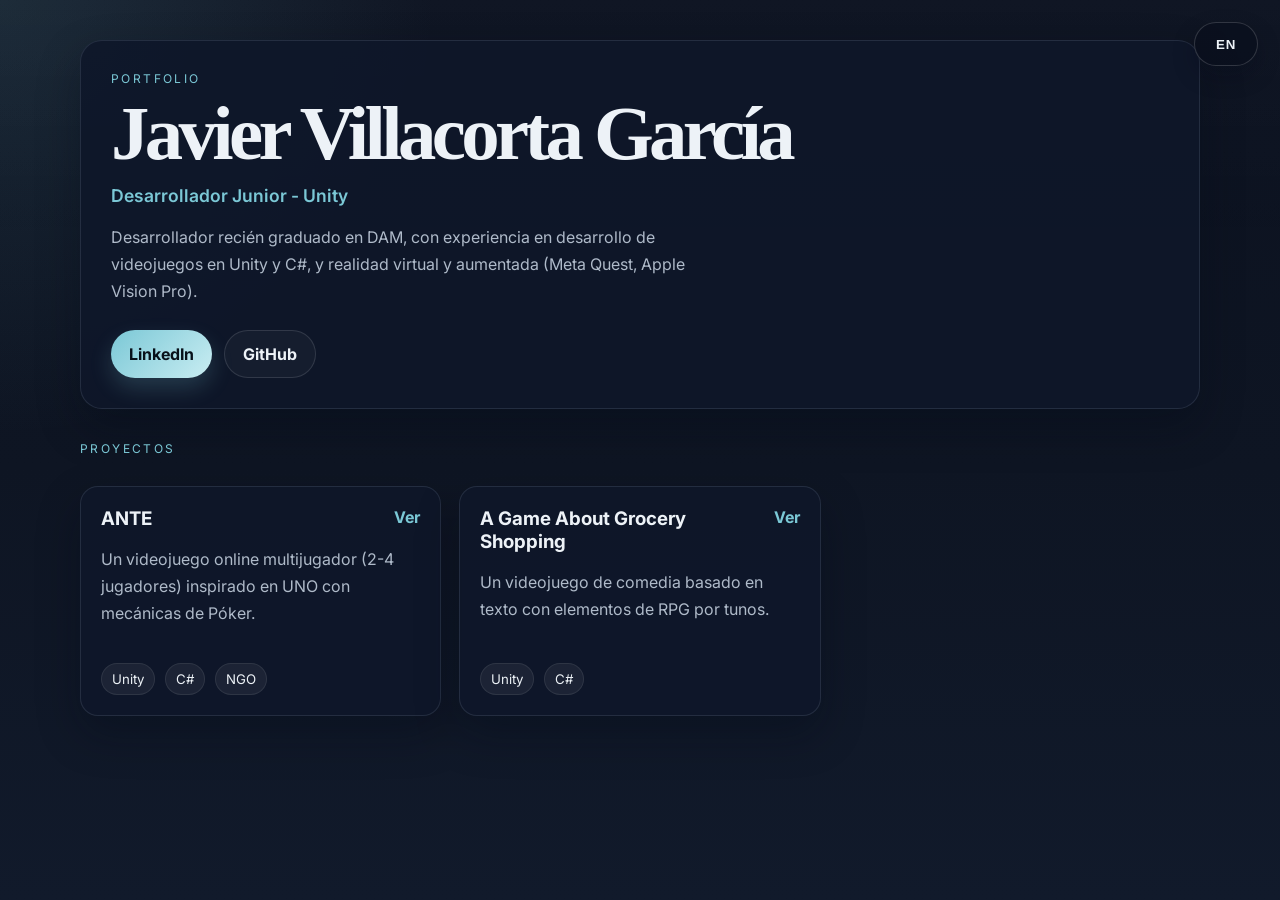
<file: index.html>
<!DOCTYPE html>
<html lang="es">
  <head>
    <meta charset="UTF-8" />
    <meta name="viewport" content="width=device-width, initial-scale=1.0" />
    <title>Javier Villacorta García | Portfolio</title>
    <meta
      name="description"
      content="Portfolio personal de Javier Villacorta García, con información de contacto y proyectos destacados."
    />
    <link rel="preconnect" href="https://fonts.googleapis.com" />
    <link rel="preconnect" href="https://fonts.gstatic.com" crossorigin />
    <link
      href="https://fonts.googleapis.com/css2?family=Inter:wght@400;500;600;700;800&family=Fraunces:opsz,wght@9..144,600;9..144,700&display=swap"
      rel="stylesheet"
    />
    <link rel="stylesheet" href="public/styles.css" />
  </head>
  <body>
    <button class="floating-language" id="language-toggle" type="button" aria-label="Switch to English">EN</button>

    <div class="page-shell">
      <main class="page">
        <section class="hero">
          <div class="hero-copy">
            <p class="eyebrow" id="i18n-main-eyebrow">Portfolio</p>
            <h1>Javier Villacorta García</h1>
            <p class="title" id="i18n-main-title">Desarrollador Junior - Unity</p>
            <p class="summary" id="i18n-main-summary">
              Desarrollador recién graduado en DAM, con experiencia en desarrollo de videojuegos en Unity y C#, y realidad virtual y aumentada (Meta Quest, Apple Vision Pro).
            </p>
            <div class="contact-row">
              <a class="button primary" href="https://www.linkedin.com/in/javier-villacorta/" target="_blank" rel="noreferrer">LinkedIn</a>
              <a class="button secondary" href="https://github.com/getajobgoatboy" target="_blank" rel="noreferrer">GitHub</a>
            </div>
          </div>
        </section>

        <section class="projects-section">
          <div class="section-heading">
            <p class="eyebrow" id="i18n-projects-eyebrow">Proyectos</p>
          </div>

          <div class="projects-grid">
            <article class="project-card">
              <div class="project-top">
                <h3>ANTE</h3>
                <a href="proyectos/ante/" id="i18n-project-1-link">Ver</a>
              </div>
              <p id="i18n-project-1-desc">Un videojuego online multijugador (2-4 jugadores) inspirado en UNO con mecánicas de Póker.</p>
              <div class="tags">
                <span>Unity</span>
                <span>C#</span>
                <span>NGO</span>
              </div>
            </article>

            <article class="project-card">
              <div class="project-top">
                <h3>A Game About Grocery Shopping</h3>
                <a href="proyectos/agags/" id="i18n-project-2-link">Ver</a>
              </div>
              <p id="i18n-project-2-desc">Un videojuego de comedia basado en texto con elementos de RPG por tunos.</p>
              <div class="tags">
                <span>Unity</span>
                <span>C#</span>
              </div>
            </article>
          </div>
        </section>
      </main>
    </div>

    <script>
      (function () {
        const LANGUAGE_KEY = 'portfolio-language';
        const toggle = document.getElementById('language-toggle');
        const metaDescription = document.querySelector('meta[name="description"]');
        const projectLinks = [
          document.getElementById('i18n-project-1-link'),
          document.getElementById('i18n-project-2-link')
        ];
        const projectDescriptions = [
          document.getElementById('i18n-project-1-desc'),
          document.getElementById('i18n-project-2-desc')
        ];

        const esSnapshot = {
          mainEyebrow: document.getElementById('i18n-main-eyebrow').textContent,
          mainTitle: document.getElementById('i18n-main-title').textContent,
          mainSummary: document.getElementById('i18n-main-summary').textContent,
          projectsEyebrow: document.getElementById('i18n-projects-eyebrow').textContent,
          projectLink: projectLinks[0].textContent,
          projectDescriptions: projectDescriptions.map((node) => node.textContent),
          metaDescription: metaDescription ? metaDescription.getAttribute('content') : ''
        };

        let currentLanguage = 'es';

        const translations = {
          es: esSnapshot,
          en: {
            mainEyebrow: 'Portfolio',
            mainTitle: 'Junior Developer - Unity',
            mainSummary:
              'Developer recently graduated in DAM, with experience in Unity and C# game development, plus virtual and augmented reality (Meta Quest, Apple Vision Pro).',
            projectsEyebrow: 'Projects',
            projectLink: 'View',
            projectDescriptions: [
              'An online multiplayer videogame (2-4 players) inspired by UNO with Poker mechanics.',
              'A text-based comedy videogame with turn-based RPG elements.'
            ],
            metaDescription:
              'Personal portfolio of Javier Villacorta Garcia, with contact information and featured projects.'
          }
        };

        function setLanguage(language) {
          const copy = translations[language];
          document.documentElement.lang = language;
          document.getElementById('i18n-main-eyebrow').textContent = copy.mainEyebrow;
          document.getElementById('i18n-main-title').textContent = copy.mainTitle;
          document.getElementById('i18n-main-summary').textContent = copy.mainSummary;
          document.getElementById('i18n-projects-eyebrow').textContent = copy.projectsEyebrow;

          projectLinks.forEach((link) => {
            link.textContent = copy.projectLink;
          });

          projectDescriptions.forEach((description, index) => {
            if (copy.projectDescriptions[index]) {
              description.textContent = copy.projectDescriptions[index];
            }
          });

          if (metaDescription) {
            metaDescription.setAttribute('content', copy.metaDescription);
          }

          toggle.textContent = language === 'en' ? 'ES' : 'EN';
          toggle.setAttribute('aria-label', language === 'en' ? 'Cambiar a español' : 'Switch to English');
          currentLanguage = language;

          try {
            localStorage.setItem(LANGUAGE_KEY, language);
          } catch (error) {
            // Ignore storage issues.
          }
        }

        toggle.addEventListener('click', function () {
          setLanguage(currentLanguage === 'es' ? 'en' : 'es');
        });

        try {
          const savedLanguage = localStorage.getItem(LANGUAGE_KEY);
          if (savedLanguage === 'en') {
            setLanguage('en');
          }
        } catch (error) {
          // Ignore storage issues.
        }
      })();
    </script>
  </body>
</html>
</file>
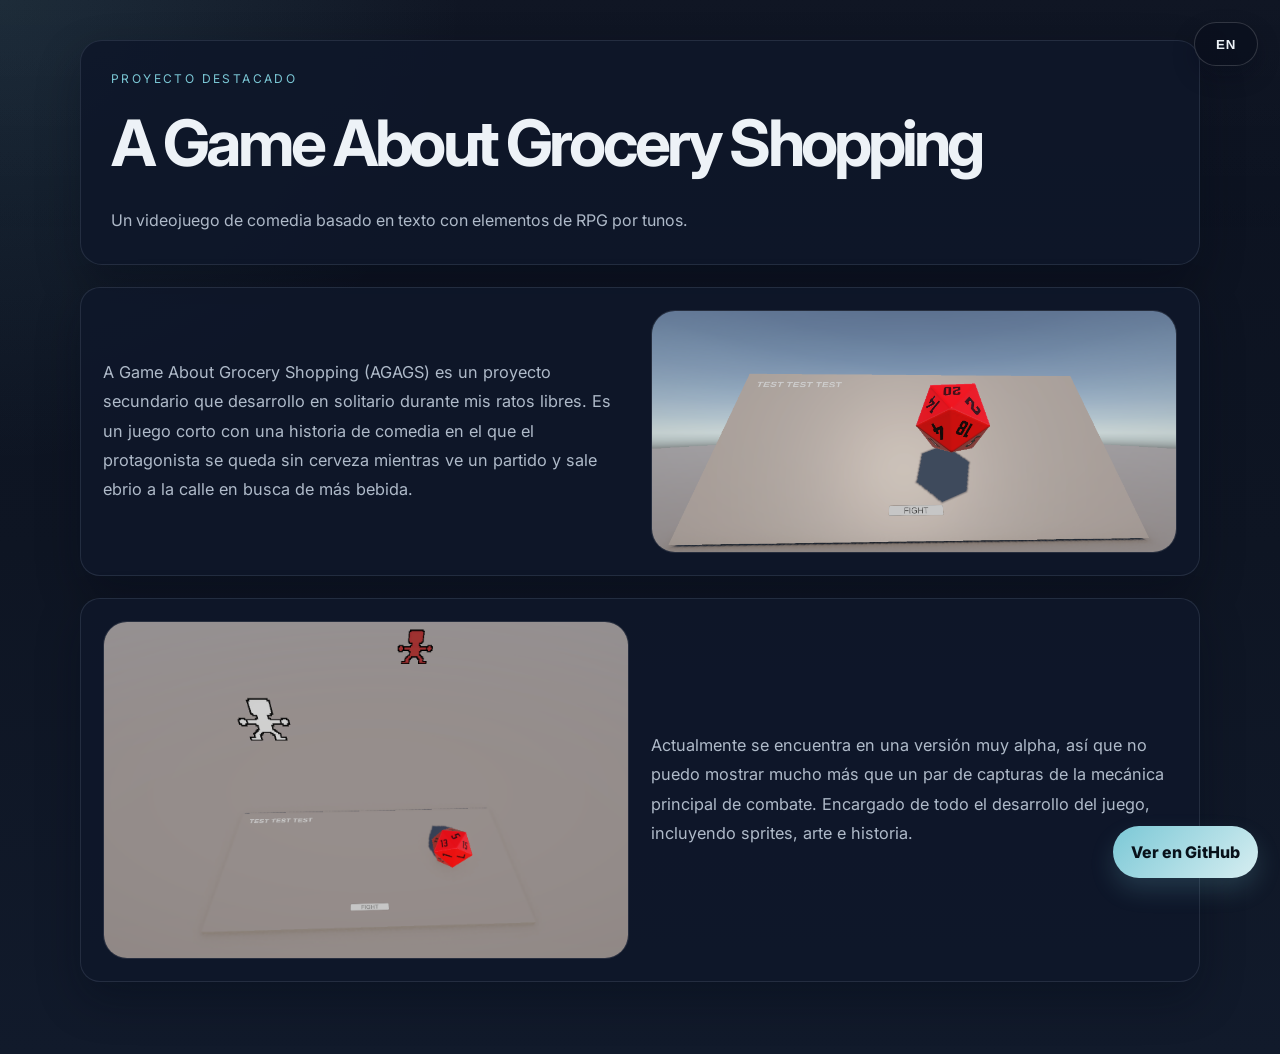
<file: proyectos/agags/index.html>
<!DOCTYPE html>
<html lang="es">
  <head>
    <meta charset="UTF-8" />
    <meta name="viewport" content="width=device-width, initial-scale=1.0" />
    <title>A Game About Grocery Shopping | Javier Villacorta García</title>
    <meta
      name="description"
      content="Proyecto A Game About Grocery Shopping del portfolio de Javier Villacorta García."
    />
    <link rel="preconnect" href="https://fonts.googleapis.com" />
    <link rel="preconnect" href="https://fonts.gstatic.com" crossorigin />
    <link
      href="https://fonts.googleapis.com/css2?family=Inter:wght@400;500;600;700;800&family=Fraunces:opsz,wght@9..144,600;9..144,700&display=swap"
      rel="stylesheet"
    />
    <link rel="stylesheet" href="../../public/styles.css" />
  </head>
  <body>
    <button class="floating-language" id="language-toggle" type="button" aria-label="Switch to English">EN</button>
    <a class="floating-github" href="https://github.com/getajobgoatboy" target="_blank" rel="noreferrer">Ver en GitHub</a>

    <div class="page-shell">
      <main class="page project-page">
        <section class="project-hero">
          <p class="eyebrow" id="i18n-project-eyebrow">Proyecto destacado</p>
          <h1>A Game About Grocery Shopping</h1>
          <p class="summary" id="i18n-project-summary">Un videojuego de comedia basado en texto con elementos de RPG por tunos.</p>
        </section>

        <section class="project-split">
          <div class="project-split-copy">
            <p id="i18n-project-text-1">
              A Game About Grocery Shopping (AGAGS) es un proyecto secundario que desarrollo en solitario durante mis ratos libres. Es un juego corto con una historia de comedia en el que el protagonista se queda sin cerveza mientras ve un partido y sale ebrio a la calle en busca de más bebida.
            </p>
          </div>
          <div class="project-split-image">
            <img src="../../public/images/agags-1.png" alt="Escena previa al combate de AGAGS" />
          </div>
        </section>

        <section class="project-split reverse">
          <div class="project-split-copy">
            <p id="i18n-project-text-2">
              Actualmente se encuentra en una versión muy alpha, así que no puedo mostrar mucho más que un par de capturas de la mecánica principal de combate. Encargado de todo el desarrollo del juego, incluyendo sprites, arte e historia.
            </p>
          </div>
          <div class="project-split-image">
            <img src="../../public/images/agags-2.png" alt="Escena de combate de AGAGS" />
          </div>
        </section>
      </main>
    </div>

    <script>
      (function () {
        const LANGUAGE_KEY = 'portfolio-language';
        const toggle = document.getElementById('language-toggle');
        const githubButton = document.querySelector('.floating-github');
        const metaDescription = document.querySelector('meta[name="description"]');
        const esSnapshot = {
          github: githubButton.textContent,
          projectEyebrow: document.getElementById('i18n-project-eyebrow').textContent,
          projectSummary: document.getElementById('i18n-project-summary').textContent,
          projectText1: document.getElementById('i18n-project-text-1').textContent.trim(),
          projectText2: document.getElementById('i18n-project-text-2').textContent.trim(),
          metaDescription: metaDescription ? metaDescription.getAttribute('content') : ''
        };
        let currentLanguage = 'es';

        const translations = {
          es: esSnapshot,
          en: {
            github: 'View on GitHub',
            projectEyebrow: 'Featured project',
            projectSummary:
              'A text-based comedy videogame with turn-based RPG elements.',
            projectText1:
              'A Game About Grocery Shopping (AGAGS) is a side project I am developing on my own during my free time. It is a short comedy story where the protagonist runs out of beer while watching a match and goes out drunk to find more.',
            projectText2:
              'It is currently in a very early alpha version, so I can only show a couple of screenshots of the main combat mechanic. I am responsible for the whole game development, including sprites, art, and story.',
            metaDescription:
              'A Game About Grocery Shopping project from Javier Villacorta Garcia portfolio.'
          }
        };

        function setLanguage(language) {
          const copy = translations[language];
          document.documentElement.lang = language;
          githubButton.textContent = copy.github;
          document.getElementById('i18n-project-eyebrow').textContent = copy.projectEyebrow;
          document.getElementById('i18n-project-summary').textContent = copy.projectSummary;
          document.getElementById('i18n-project-text-1').textContent = copy.projectText1;
          document.getElementById('i18n-project-text-2').textContent = copy.projectText2;
          if (metaDescription) {
            metaDescription.setAttribute('content', copy.metaDescription);
          }

          toggle.textContent = language === 'en' ? 'ES' : 'EN';
          toggle.setAttribute('aria-label', language === 'en' ? 'Cambiar a español' : 'Switch to English');
          currentLanguage = language;

          try {
            localStorage.setItem(LANGUAGE_KEY, language);
          } catch (error) {
            // Ignore storage issues.
          }
        }

        toggle.addEventListener('click', function () {
          setLanguage(currentLanguage === 'es' ? 'en' : 'es');
        });

        try {
          const savedLanguage = localStorage.getItem(LANGUAGE_KEY);
          if (savedLanguage === 'en') {
            setLanguage('en');
          }
        } catch (error) {
          // Ignore storage issues.
        }
      })();
    </script>
  </body>
</html>
</file>
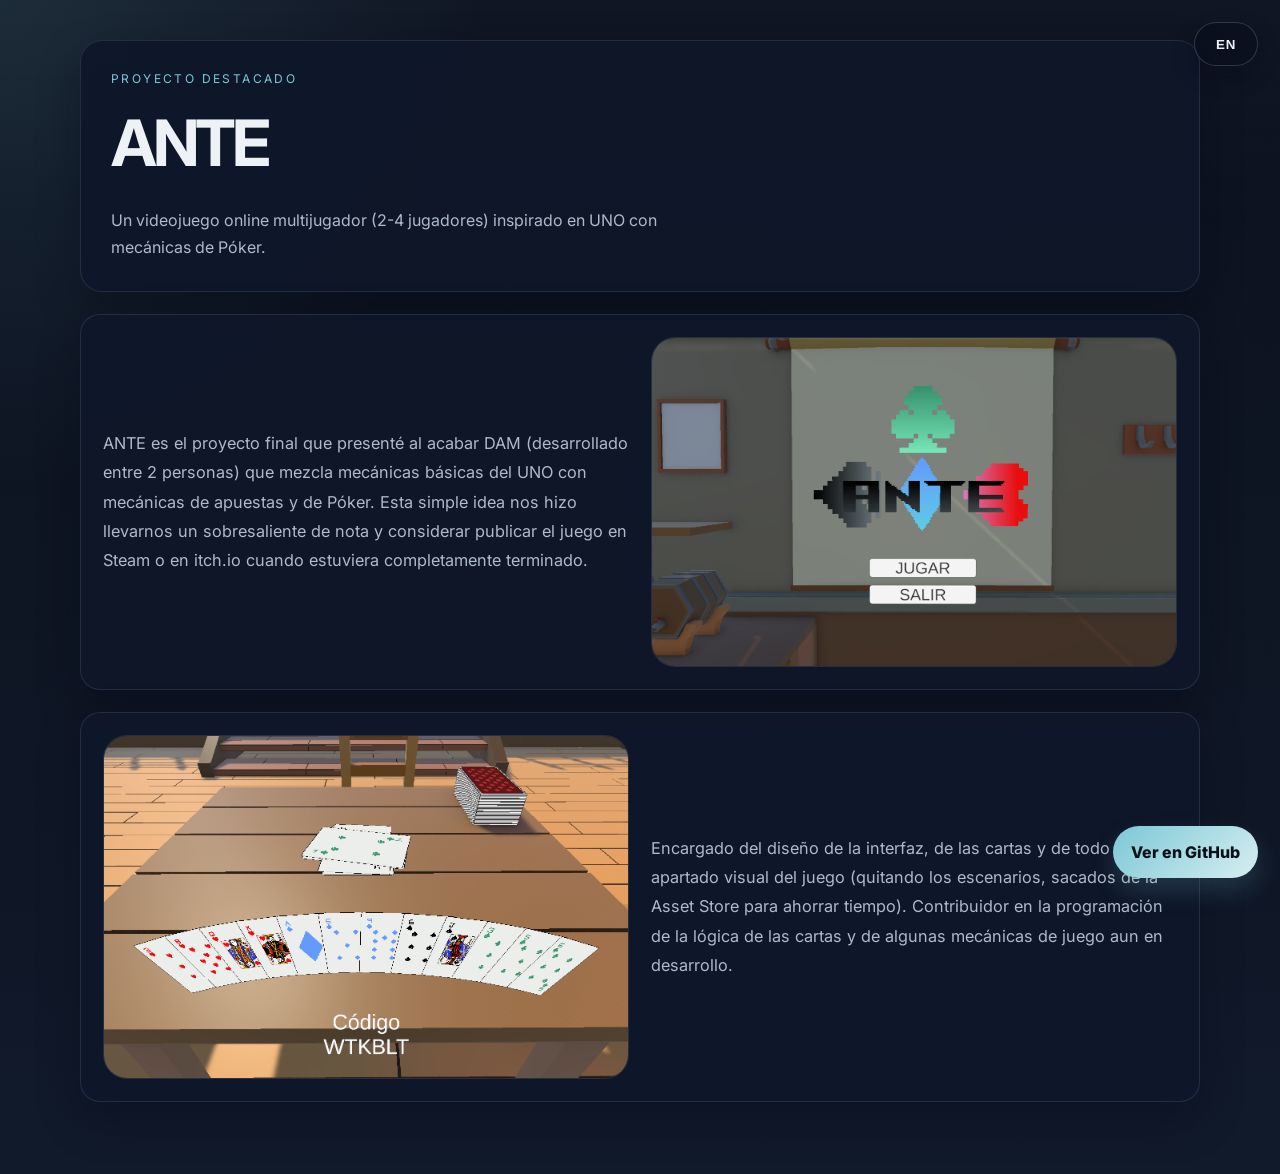
<file: proyectos/ante/index.html>
<!DOCTYPE html>
<html lang="es">
  <head>
    <meta charset="UTF-8" />
    <meta name="viewport" content="width=device-width, initial-scale=1.0" />
    <title>ANTE | Javier Villacorta García</title>
    <meta
      name="description"
      content="Proyecto ANTE del portfolio de Javier Villacorta García."
    />
    <link rel="preconnect" href="https://fonts.googleapis.com" />
    <link rel="preconnect" href="https://fonts.gstatic.com" crossorigin />
    <link
      href="https://fonts.googleapis.com/css2?family=Inter:wght@400;500;600;700;800&family=Fraunces:opsz,wght@9..144,600;9..144,700&display=swap"
      rel="stylesheet"
    />
    <link rel="stylesheet" href="../../public/styles.css" />
  </head>
  <body>
    <button class="floating-language" id="language-toggle" type="button" aria-label="Switch to English">EN</button>
    <a class="floating-github" href="https://github.com/getajobgoatboy/ANTE" target="_blank" rel="noreferrer">Ver en GitHub</a>

    <div class="page-shell">
      <main class="page project-page">
        <section class="project-hero">
          <p class="eyebrow" id="i18n-project-eyebrow">Proyecto destacado</p>
          <h1>ANTE</h1>
          <p class="summary" id="i18n-project-summary">Un videojuego online multijugador (2-4 jugadores) inspirado en UNO con mecánicas de Póker.</p>
        </section>

        <section class="project-split">
          <div class="project-split-copy">
            <p id="i18n-project-text-1">
              ANTE es el proyecto final que presenté al acabar DAM (desarrollado entre 2 personas) que mezcla mecánicas básicas del UNO con mecánicas de apuestas y de Póker. Esta simple idea nos hizo llevarnos un sobresaliente de nota y considerar publicar el juego en Steam o en itch.io cuando estuviera completamente terminado.
            </p>
          </div>
          <div class="project-split-image">
            <img src="../../public/images/ante-1.png" alt="Pantalla inicio de ANTE" />
          </div>
        </section>

        <section class="project-split reverse">
          <div class="project-split-copy">
            <p id="i18n-project-text-2">
              Encargado del diseño de la interfaz, de las cartas y de todo el apartado visual del juego (quitando los escenarios, sacados de la Asset Store para ahorrar tiempo). Contribuidor en la programación de la lógica de las cartas y de algunas mecánicas de juego aun en desarrollo.
            </p>
          </div>
          <div class="project-split-image">
            <img src="../../public/images/ante-2.png" alt="Gameplay de ANTE" />
          </div>
        </section>
      </main>
    </div>

    <script>
      (function () {
        const LANGUAGE_KEY = 'portfolio-language';
        const toggle = document.getElementById('language-toggle');
        const githubButton = document.querySelector('.floating-github');
        const metaDescription = document.querySelector('meta[name="description"]');
        const esSnapshot = {
          github: githubButton.textContent,
          projectEyebrow: document.getElementById('i18n-project-eyebrow').textContent,
          projectSummary: document.getElementById('i18n-project-summary').textContent,
          projectText1: document.getElementById('i18n-project-text-1').textContent.trim(),
          projectText2: document.getElementById('i18n-project-text-2').textContent.trim(),
          metaDescription: metaDescription ? metaDescription.getAttribute('content') : ''
        };
        let currentLanguage = 'es';

        const translations = {
          es: esSnapshot,
          en: {
            github: 'View on GitHub',
            projectEyebrow: 'Featured project',
            projectSummary:
              'An online multiplayer videogame (2-4 players) inspired by UNO with Poker mechanics.',
            projectText1:
              'ANTE is the final project I presented at the end of DAM (developed by 2 people). It mixes classic UNO mechanics with betting and Poker systems. This simple concept helped us earn an outstanding grade and consider publishing the game on Steam or itch.io when it is fully finished.',
            projectText2:
              'I was responsible for interface design, cards, and the overall visual direction of the game (except environments, taken from the Asset Store to save time). I also contributed to the card logic programming and several gameplay mechanics still in development.',
            metaDescription:
              'ANTE project from Javier Villacorta Garcia portfolio.'
          }
        };

        function setLanguage(language) {
          const copy = translations[language];
          document.documentElement.lang = language;
          githubButton.textContent = copy.github;
          document.getElementById('i18n-project-eyebrow').textContent = copy.projectEyebrow;
          document.getElementById('i18n-project-summary').textContent = copy.projectSummary;
          document.getElementById('i18n-project-text-1').textContent = copy.projectText1;
          document.getElementById('i18n-project-text-2').textContent = copy.projectText2;
          if (metaDescription) {
            metaDescription.setAttribute('content', copy.metaDescription);
          }

          toggle.textContent = language === 'en' ? 'ES' : 'EN';
          toggle.setAttribute('aria-label', language === 'en' ? 'Cambiar a español' : 'Switch to English');
          currentLanguage = language;

          try {
            localStorage.setItem(LANGUAGE_KEY, language);
          } catch (error) {
            // Ignore storage issues.
          }
        }

        toggle.addEventListener('click', function () {
          setLanguage(currentLanguage === 'es' ? 'en' : 'es');
        });

        try {
          const savedLanguage = localStorage.getItem(LANGUAGE_KEY);
          if (savedLanguage === 'en') {
            setLanguage('en');
          }
        } catch (error) {
          // Ignore storage issues.
        }
      })();
    </script>
  </body>
</html>
</file>
<file: public/styles.css>
:root {
  color-scheme: dark;
  --bg: #0e1523;
  --bg-soft: rgba(255, 255, 255, 0.04);
  --surface: rgba(15, 23, 42, 0.92);
  --surface-border: rgba(148, 163, 184, 0.16);
  --text: #edf2f7;
  --muted: #afbac9;
  --accent: #7bc8d6;
  --accent-strong: #9edfe9;
  --accent-ink: #08111a;
  --shadow: 0 18px 44px rgba(2, 8, 23, 0.32);
}

* {
  box-sizing: border-box;
}

html {
  scroll-behavior: smooth;
}

body {
  margin: 0;
  min-height: 100vh;
  font-family: 'Inter', sans-serif;
  background:
    radial-gradient(circle at top left, rgba(123, 200, 214, 0.12), transparent 28%),
    linear-gradient(180deg, #0c1220 0%, #0e1523 52%, #111a2b 100%);
  color: var(--text);
}

body::before {
  content: '';
  position: fixed;
  inset: 0;
  pointer-events: none;
  background: linear-gradient(to bottom, rgba(255, 255, 255, 0.02), transparent 28%);
}

.page-shell {
  position: relative;
  width: min(1120px, calc(100% - 32px));
  margin: 0 auto;
  padding: 40px 0 72px;
}

.page {
  display: grid;
  gap: 32px;
}

.hero,
.project-card,
.hero-card {
  background: var(--surface);
  border: 1px solid var(--surface-border);
  box-shadow: var(--shadow);
}

.hero {
  display: grid;
  grid-template-columns: minmax(0, 1fr);
  gap: 24px;
  padding: 30px;
  border-radius: 22px;
}

.eyebrow {
  margin: 0 0 12px;
  text-transform: uppercase;
  letter-spacing: 0.2em;
  font-size: 0.75rem;
  color: var(--accent);
}

h1,
h2,
h3,
p {
  margin: 0;
}

.hero h1 {
  font-size: clamp(2.8rem, 6vw, 5.5rem);
  line-height: 0.95;
  letter-spacing: -0.06em;
  font-family: 'Georgia', 'Times New Roman', serif;
}

.title {
  margin-top: 14px;
  font-size: 1.1rem;
  color: var(--accent);
  font-weight: 600;
}

.summary {
  margin-top: 18px;
  max-width: 62ch;
  color: var(--muted);
  font-size: 1rem;
  line-height: 1.7;
}

.contact-row {
  display: flex;
  flex-wrap: wrap;
  gap: 12px;
  margin-top: 24px;
}

.button {
  display: inline-flex;
  align-items: center;
  justify-content: center;
  min-height: 48px;
  padding: 0 18px;
  border-radius: 999px;
  text-decoration: none;
  font-weight: 700;
  transition: transform 160ms ease, box-shadow 160ms ease, background-color 160ms ease;
}

.button:hover {
  transform: translateY(-1px);
}

.button.primary {
  color: var(--accent-ink);
  background: linear-gradient(135deg, var(--accent), #c9edf2);
  box-shadow: 0 10px 22px rgba(123, 200, 214, 0.2);
}

.button.secondary {
  color: var(--text);
  border: 1px solid rgba(255, 255, 255, 0.12);
  background: rgba(255, 255, 255, 0.03);
}

.hero-card {
  align-self: stretch;
  border-radius: 18px;
  padding: 20px;
}

.card-label {
  display: inline-flex;
  margin-bottom: 14px;
  padding: 6px 10px;
  border-radius: 999px;
  background: rgba(123, 200, 214, 0.14);
  color: var(--accent);
  font-size: 0.75rem;
  font-weight: 700;
  letter-spacing: 0.12em;
  text-transform: uppercase;
}

.hero-card h2,
.section-heading h2 {
  font-size: clamp(1.5rem, 2.6vw, 2.25rem);
  letter-spacing: -0.04em;
}

.facts {
  list-style: none;
  padding: 0;
  margin: 18px 0 0;
  display: grid;
  gap: 14px;
  color: var(--muted);
  line-height: 1.6;
  word-break: break-word;
}

.projects-section {
  display: grid;
  gap: 18px;
}

.section-heading {
  display: flex;
  justify-content: space-between;
  align-items: end;
  gap: 12px;
}

.projects-grid {
  display: grid;
  grid-template-columns: repeat(3, minmax(0, 1fr));
  gap: 18px;
}

.project-card {
  border-radius: 18px;
  padding: 20px;
  min-height: 230px;
  display: flex;
  flex-direction: column;
  gap: 16px;
}

.project-top {
  display: flex;
  justify-content: space-between;
  gap: 12px;
  align-items: start;
}

.project-top a {
  color: var(--accent);
  text-decoration: none;
  font-weight: 700;
}

.project-card p {
  color: var(--muted);
  line-height: 1.7;
}

.tags {
  display: flex;
  flex-wrap: wrap;
  gap: 10px;
  margin-top: auto;
}

.tags span {
  padding: 7px 10px;
  border-radius: 999px;
  background: rgba(255, 255, 255, 0.06);
  border: 1px solid rgba(255, 255, 255, 0.08);
  color: var(--text);
  font-size: 0.83rem;
}

.project-page {
  gap: 22px;
}

.project-hero {
  display: grid;
  gap: 14px;
  padding: 30px;
  border-radius: 22px;
  background: var(--surface);
  border: 1px solid var(--surface-border);
  box-shadow: var(--shadow);
}

.project-hero h1 {
  font-size: clamp(2.6rem, 5vw, 4.8rem);
  line-height: 0.98;
  letter-spacing: -0.06em;
}

.project-split {
  display: grid;
  grid-template-columns: 1fr 1fr;
  align-items: center;
  gap: 22px;
  padding: 22px;
  border-radius: 20px;
  background: var(--surface);
  border: 1px solid var(--surface-border);
  box-shadow: var(--shadow);
}

.project-split.reverse .project-split-copy {
  order: 2;
}

.project-split.reverse .project-split-image {
  order: 1;
}

.project-split-copy p {
  color: var(--muted);
  line-height: 1.8;
  font-size: 1.02rem;
}

.project-split-image img {
  display: block;
  width: 100%;
  height: auto;
  border-radius: 24px;
  border: 1px solid rgba(255, 255, 255, 0.1);
}

.floating-github {
  position: fixed;
  right: 22px;
  bottom: 22px;
  z-index: 20;
  display: inline-flex;
  align-items: center;
  justify-content: center;
  min-height: 52px;
  padding: 0 18px;
  border-radius: 999px;
  text-decoration: none;
  font-weight: 800;
  color: var(--accent-ink);
  background: linear-gradient(135deg, var(--accent), #d7eef1);
  box-shadow: 0 12px 24px rgba(123, 200, 214, 0.18);
}

.floating-language {
  position: fixed;
  top: 22px;
  right: 22px;
  z-index: 24;
  display: inline-flex;
  align-items: center;
  justify-content: center;
  min-height: 44px;
  min-width: 64px;
  padding: 0 14px;
  border-radius: 999px;
  border: 1px solid rgba(255, 255, 255, 0.16);
  background: rgba(10, 16, 30, 0.86);
  color: var(--text);
  font-weight: 700;
  letter-spacing: 0.06em;
  cursor: pointer;
  box-shadow: 0 10px 22px rgba(2, 8, 23, 0.26);
}

.floating-language:hover {
  background: rgba(18, 28, 46, 0.95);
}

@media (max-width: 920px) {
  .hero,
  .projects-grid,
  .project-split {
    grid-template-columns: 1fr;
  }

  .section-heading {
    align-items: start;
    flex-direction: column;
  }
}

@media (max-width: 640px) {
  .page-shell {
    width: min(100% - 20px, 1120px);
    padding: 18px 0 48px;
  }

  .hero,
  .project-card,
  .hero-card,
  .project-hero,
  .project-split {
    border-radius: 16px;
  }

  .hero {
    padding: 20px;
  }

  .project-card,
  .hero-card,
  .project-hero,
  .project-split {
    padding: 18px;
  }

  .hero h1 {
    font-size: clamp(2.3rem, 14vw, 3.6rem);
  }

  .floating-github {
    right: 14px;
    bottom: 14px;
  }

  .floating-language {
    top: 14px;
    right: 14px;
  }
}
</file>
